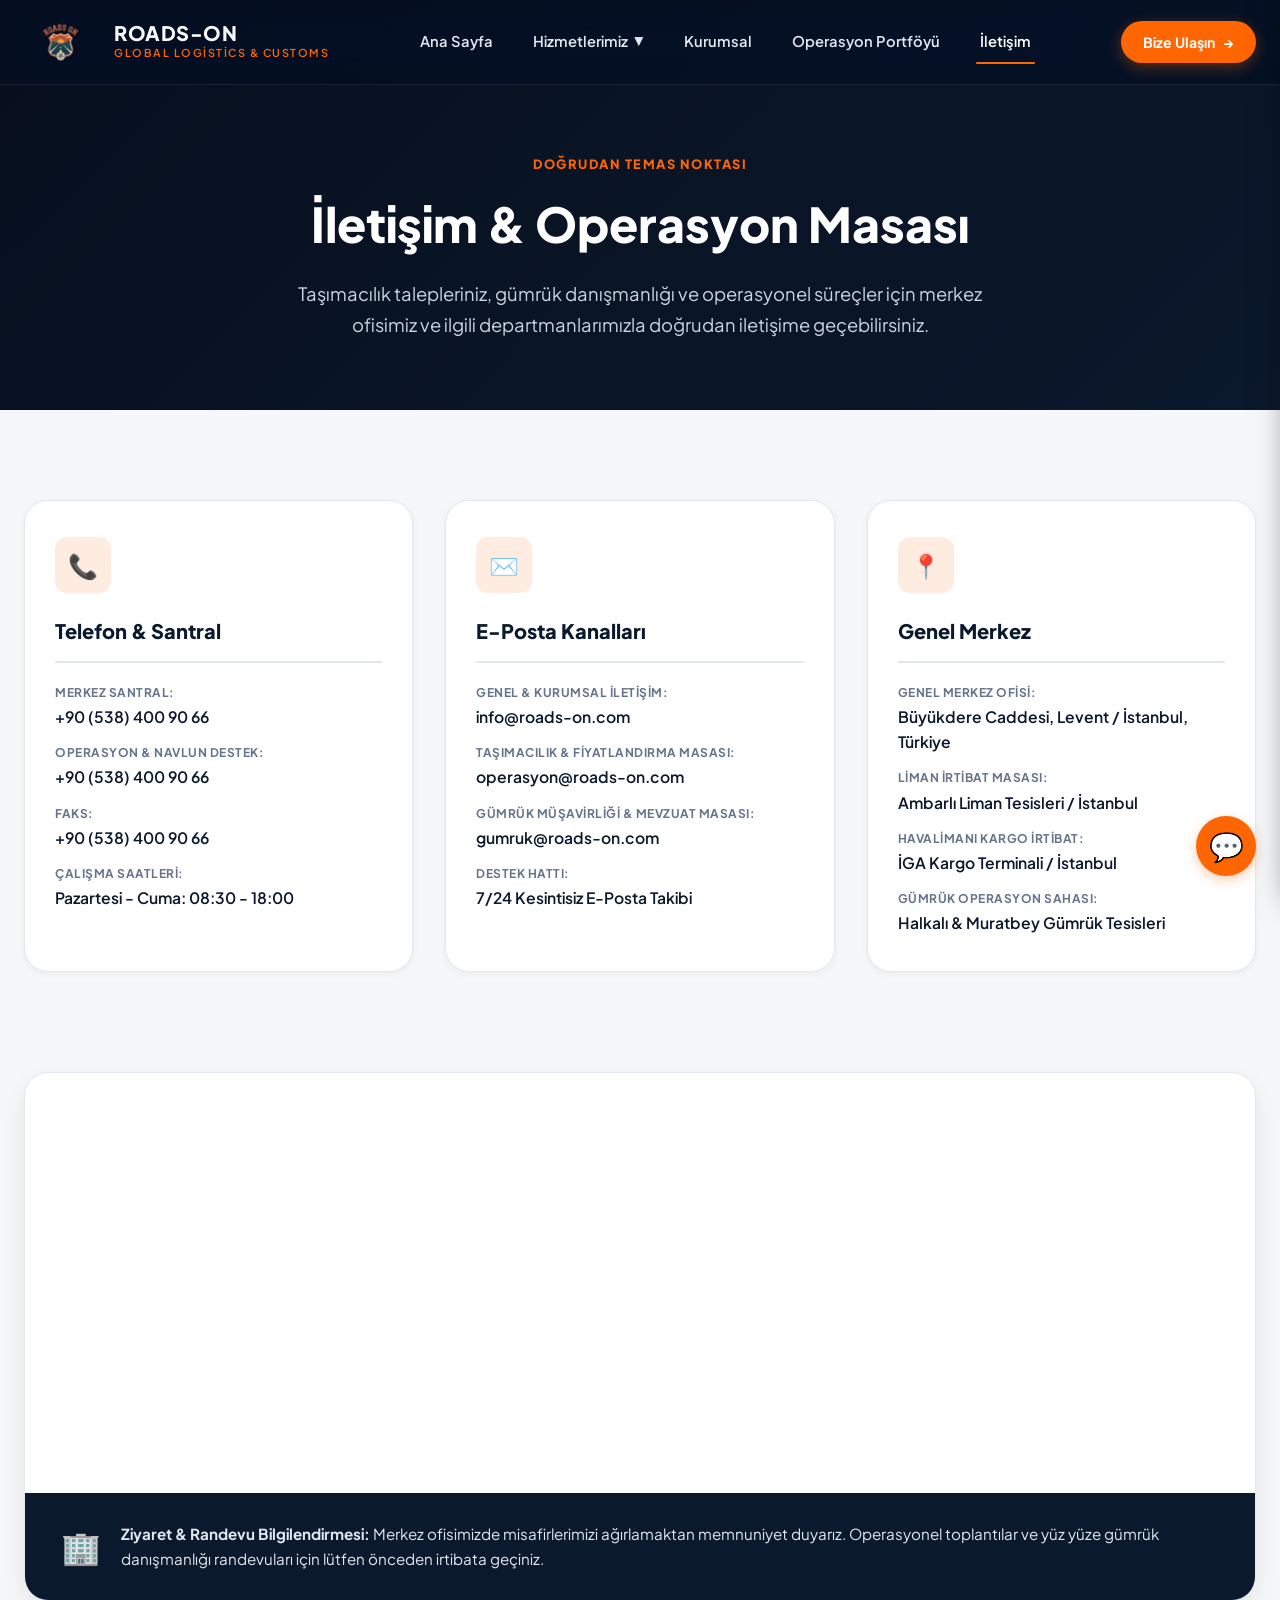
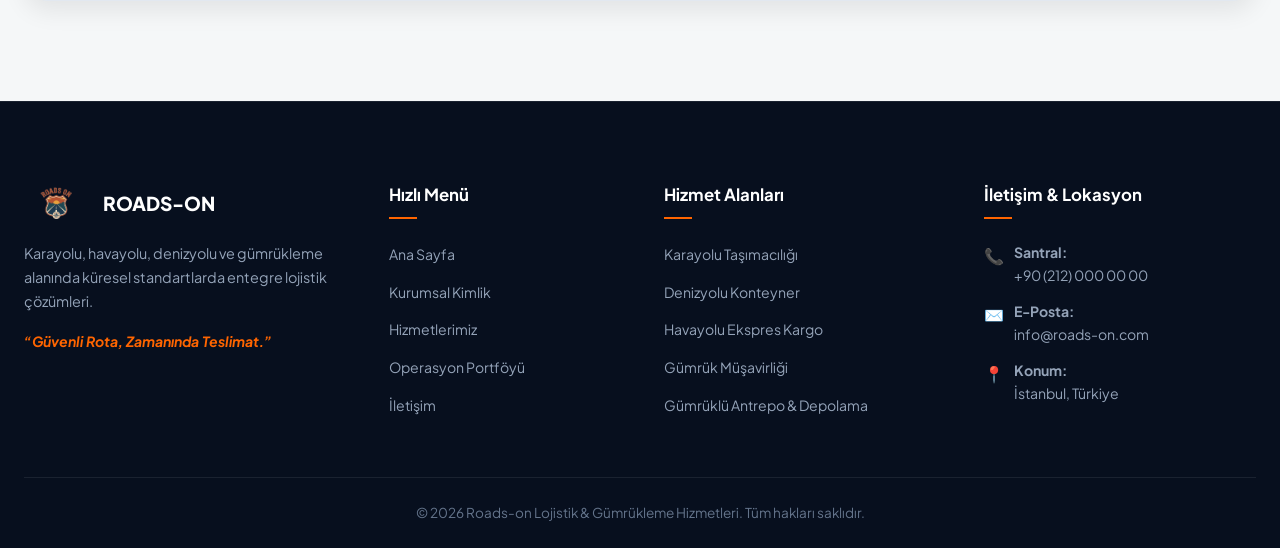
<file: iletisim.html>
<!DOCTYPE html>
<html lang="tr">

<head>
    <meta charset="UTF-8">
    <meta name="viewport" content="width=device-width, initial-scale=1.0">
    <title>İletişim & Operasyon Masası | Roads-on</title>

    <!-- Primary SEO Meta Tags -->
    <meta name="description"
        content="Roads-on kurumsal iletişim ve operasyon masası. Hava, kara, deniz taşımacılığı ve gümrükleme danışmanlığı için doğrudan temas noktalarımız.">
    <meta name="keywords"
        content="Roads-on iletişim, lojistik operasyon masası, gümrük danışmanlığı telefon, istanbul lojistik ofisi, ambarlı irtibat, iga kargo terminali">
    <meta name="author" content="Roads-on Global Logistics & Customs">
    <meta name="robots" content="index, follow">

    <!-- Google Fonts -->
    <link rel="preconnect" href="https://fonts.googleapis.com">
    <link rel="preconnect" href="https://fonts.gstatic.com" crossorigin>
    <link
        href="https://fonts.googleapis.com/css2?family=Plus+Jakarta+Sans:wght@400;500;600;700;800&family=Inter:wght@400;500;600;700&display=swap"
        rel="stylesheet">

    <!-- Custom CSS -->
    <link rel="stylesheet" href="assets/css/style.css?v=3">
</head>

<body>

    <!-- HEADER & NAVBAR (FROSTED GLASS) -->
    <header class="main-header">
        <div class="container-wide">
            <div class="header-inner">
                <!-- Brand Logo -->
                <a href="/" class="brand-logo" title="Roads-on Ana Sayfa">
                    <img src="assets/img/roads_on_logo_transparent.png" alt="Roads-on Logo" class="brand-logo-img">
                    <div class="brand-logo-text">
                        <span class="brand-name">ROADS-ON</span>
                        <span class="brand-sub">Global Logistics & Customs</span>
                    </div>
                </a>

                <!-- Desktop Navigation -->
                <nav class="main-nav" aria-label="Ana Menü">
                    <ul class="nav-list">
                        <li class="nav-item">
                            <a href="/#hero" class="nav-link">Ana Sayfa</a>
                        </li>
                        <li class="nav-item dropdown">
                            <a href="/#hizmetler" class="nav-link dropdown-toggle">
                                Hizmetlerimiz <span class="chevron-icon">▼</span>
                            </a>
                            <ul class="dropdown-menu">
                                <li><a href="/#portfoy" class="dropdown-link">Karayolu Taşımacılığı</a></li>
                                <li><a href="/#portfoy" class="dropdown-link">Havayolu Taşımacılığı</a></li>
                                <li><a href="/#portfoy" class="dropdown-link">Denizyolu Taşımacılığı</a></li>
                                <li><a href="/#portfoy" class="dropdown-link">Gümrükleme & Antrepo</a></li>
                                <li><a href="/#portfoy" class="dropdown-link">Multimodal Çözümler</a></li>
                            </ul>
                        </li>
                        <li class="nav-item">
                            <a href="/#kurumsal" class="nav-link">Kurumsal</a>
                        </li>
                        <li class="nav-item">
                            <a href="/#portfoy" class="nav-link">Operasyon Portföyü</a>
                        </li>
                        <li class="nav-item">
                            <a href="/iletisim" class="nav-link active">İletişim</a>
                        </li>
                    </ul>
                </nav>

                <!-- Header Actions (CTA) -->
                <div class="header-actions">
                    <a href="/iletisim" class="btn-cta-nav">
                        <span>Bize Ulaşın</span>
                        <span aria-hidden="true">&rarr;</span>
                    </a>

                    <!-- Mobile Menu Hamburger -->
                    <button class="mobile-nav-toggle" id="mobileNavToggle" aria-label="Menüyü Aç">
                        <span class="hamburger-line"></span>
                        <span class="hamburger-line"></span>
                        <span class="hamburger-line"></span>
                    </button>
                </div>
            </div>
        </div>
    </header>

    <!-- MOBILE NAVIGATION DRAWER & BACKDROP -->
    <div class="mobile-backdrop" id="mobileNavBackdrop"></div>
    <div class="mobile-drawer" id="mobileDrawer">
        <div class="mobile-drawer-header">
            <div class="brand-logo">
                <img src="assets/img/roads_on_logo_transparent.png" alt="Roads-on" style="height: 38px;">
                <div class="brand-logo-text">
                    <span class="brand-name" style="font-size: 1.1rem;">ROADS-ON</span>
                </div>
            </div>
            <button class="mobile-drawer-close" id="mobileDrawerClose" aria-label="Kapat">✕</button>
        </div>

        <div class="mobile-drawer-links">
            <a href="/#hero" class="mobile-drawer-link">Ana Sayfa</a>
            <a href="/#hizmetler" class="mobile-drawer-link">Hizmetlerimiz</a>
            <a href="/#kurumsal" class="mobile-drawer-link">Kurumsal</a>
            <a href="/#portfoy" class="mobile-drawer-link">Operasyon Portföyü</a>
            <a href="/iletisim" class="mobile-drawer-link active">İletişim</a>
        </div>

        <div class="mobile-drawer-footer">
            <div class="mobile-contact-item">
                <strong>Santral:</strong> +90 (212) 000 00 00
            </div>
            <div class="mobile-contact-item">
                <strong>E-Posta:</strong> info@roads-on.com
            </div>
            <a href="tel:+902120000000" class="mobile-drawer-cta">Hemen Arayın &rarr;</a>
        </div>
    </div>

    <!-- MAIN CONTENT -->
    <main>

        <!-- BÖLÜM 1: İLETİŞİM HERO / GİRİŞ -->
        <section class="page-hero-section">
            <div class="container">
                <span class="section-eyebrow">DOĞRUDAN TEMAS NOKTASI</span>
                <h1 class="page-hero-title">İletişim & Operasyon Masası</h1>
                <p class="page-hero-lead">
                    Taşımacılık talepleriniz, gümrük danışmanlığı ve operasyonel süreçler için merkez ofisimiz ve ilgili
                    departmanlarımızla doğrudan iletişime geçebilirsiniz.
                </p>
            </div>
        </section>

        <!-- BÖLÜM 2: DEPARTMAN VE İLETİŞİM KARTLARI (3 SÜTUN) -->
        <section class="contact-cards-section">
            <div class="container">
                <div class="contact-cards-grid">

                    <!-- Kart 1: Telefon & Santral -->
                    <div class="contact-dept-card">
                        <div class="dept-card-icon">📞</div>
                        <h2 class="dept-card-title">Telefon & Santral</h2>

                        <div class="dept-contact-list">
                            <div class="dept-contact-row">
                                <span class="dept-label">Merkez Santral:</span>
                                <span class="dept-val"><a href="tel:+902120000000">+90 (538) 400 90 66</a></span>
                            </div>

                            <div class="dept-contact-row">
                                <span class="dept-label">Operasyon & Navlun Destek:</span>
                                <span class="dept-val"><a href="tel:+902120000001">+90 (538) 400 90 66</a></span>
                            </div>

                            <div class="dept-contact-row">
                                <span class="dept-label">Faks:</span>
                                <span class="dept-val">+90 (538) 400 90 66</span>
                            </div>

                            <div class="dept-contact-row">
                                <span class="dept-label">Çalışma Saatleri:</span>
                                <span class="dept-val">Pazartesi - Cuma: 08:30 - 18:00</span>
                            </div>
                        </div>
                    </div>

                    <!-- Kart 2: E-Posta Kanalları -->
                    <div class="contact-dept-card">
                        <div class="dept-card-icon">✉️</div>
                        <h2 class="dept-card-title">E-Posta Kanalları</h2>

                        <div class="dept-contact-list">
                            <div class="dept-contact-row">
                                <span class="dept-label">Genel & Kurumsal İletişim:</span>
                                <span class="dept-val"><a href="mailto:info@roads-on.com">info@roads-on.com</a></span>
                            </div>

                            <div class="dept-contact-row">
                                <span class="dept-label">Taşımacılık & Fiyatlandırma Masası:</span>
                                <span class="dept-val"><a
                                        href="mailto:operasyon@roads-on.com">operasyon@roads-on.com</a></span>
                            </div>

                            <div class="dept-contact-row">
                                <span class="dept-label">Gümrük Müşavirliği & Mevzuat Masası:</span>
                                <span class="dept-val"><a
                                        href="mailto:gumruk@roads-on.com">gumruk@roads-on.com</a></span>
                            </div>

                            <div class="dept-contact-row">
                                <span class="dept-label">Destek Hattı:</span>
                                <span class="dept-val">7/24 Kesintisiz E-Posta Takibi</span>
                            </div>
                        </div>
                    </div>

                    <!-- Kart 3: Genel Merkez -->
                    <div class="contact-dept-card">
                        <div class="dept-card-icon">📍</div>
                        <h2 class="dept-card-title">Genel Merkez</h2>

                        <div class="dept-contact-list">
                            <div class="dept-contact-row">
                                <span class="dept-label">Genel Merkez Ofisi:</span>
                                <span class="dept-val">Büyükdere Caddesi, Levent / İstanbul, Türkiye</span>
                            </div>

                            <div class="dept-contact-row">
                                <span class="dept-label">Liman İrtibat Masası:</span>
                                <span class="dept-val">Ambarlı Liman Tesisleri / İstanbul</span>
                            </div>

                            <div class="dept-contact-row">
                                <span class="dept-label">Havalimanı Kargo İrtibat:</span>
                                <span class="dept-val">İGA Kargo Terminali / İstanbul</span>
                            </div>

                            <div class="dept-contact-row">
                                <span class="dept-label">Gümrük Operasyon Sahası:</span>
                                <span class="dept-val">Halkalı & Muratbey Gümrük Tesisleri</span>
                            </div>
                        </div>
                    </div>

                </div>
            </div>
        </section>

        <!-- BÖLÜM 3: OFİS VE HARİTA BÖLÜMÜ -->
        <section class="contact-map-section">
            <div class="container">
                <div class="map-wrapper-card">
                    <div class="map-frame-container">
                        <!-- Interaktif Google Harita Çerçevesi (İstanbul Merkez) -->
                        <iframe
                            src="https://www.google.com/maps/embed?pb=!1m18!1m12!1m3!1d192697.7931980838!2d28.847372996590214!3d41.00550051779927!2m3!1f0!2f0!3f0!3m2!1i1024!2i768!4f13.1!3m3!1m2!1s0x14caa7040068086b%3A0xe1ccfe98bc01b0d0!2zxLBzdGFuYnVs!5e0!3m2!1str!2str!4v1700000000000!5m2!1str!2str"
                            allowfullscreen="" loading="lazy" referrerpolicy="no-referrer-when-downgrade"
                            title="Roads-on İstanbul Genel Merkez Konumu">
                        </iframe>
                    </div>

                    <!-- Ziyaret Bilgilendirme Notu -->
                    <div class="visit-notice-box">
                        <div class="visit-icon">🏢</div>
                        <p class="visit-text">
                            <strong>Ziyaret & Randevu Bilgilendirmesi:</strong> Merkez ofisimizde misafirlerimizi
                            ağırlamaktan memnuniyet duyarız. Operasyonel toplantılar ve yüz yüze gümrük danışmanlığı
                            randevuları için lütfen önceden irtibata geçiniz.
                        </p>
                    </div>
                </div>
            </div>
        </section>

    </main>

    <!-- FOOTER -->
    <footer class="main-footer">
        <div class="container">
            <div class="footer-top-grid">
                <!-- Sütun 1: Marka & Özet -->
                <div class="footer-brand-info">
                    <div class="footer-logo">
                        <img src="assets/img/roads_on_logo_transparent.png" alt="Roads-on Logo" class="footer-logo-img">
                        <span class="footer-logo-name">ROADS-ON</span>
                    </div>
                    <p class="footer-desc">
                        Karayolu, havayolu, denizyolu ve gümrükleme alanında küresel standartlarda entegre lojistik
                        çözümleri.
                    </p>
                    <span class="footer-slogan">“Güvenli Rota, Zamanında Teslimat.”</span>
                </div>

                <!-- Sütun 2: Hızlı Menü -->
                <div>
                    <h4 class="footer-col-title">Hızlı Menü</h4>
                    <ul class="footer-links-list">
                        <li><a href="/#hero" class="footer-link">Ana Sayfa</a></li>
                        <li><a href="/#kurumsal" class="footer-link">Kurumsal Kimlik</a></li>
                        <li><a href="/#hizmetler" class="footer-link">Hizmetlerimiz</a></li>
                        <li><a href="/#portfoy" class="footer-link">Operasyon Portföyü</a></li>
                        <li><a href="/iletisim" class="footer-link">İletişim</a></li>
                    </ul>
                </div>

                <!-- Sütun 3: Hizmet Alanları -->
                <div>
                    <h4 class="footer-col-title">Hizmet Alanları</h4>
                    <ul class="footer-links-list">
                        <li><a href="/#portfoy" class="footer-link">Karayolu Taşımacılığı</a></li>
                        <li><a href="/#portfoy" class="footer-link">Denizyolu Konteyner</a></li>
                        <li><a href="/#portfoy" class="footer-link">Havayolu Ekspres Kargo</a></li>
                        <li><a href="/#portfoy" class="footer-link">Gümrük Müşavirliği</a></li>
                        <li><a href="/#portfoy" class="footer-link">Gümrüklü Antrepo & Depolama</a></li>
                    </ul>
                </div>

                <!-- Sütun 4: İletişim & Lokasyon -->
                <div>
                    <h4 class="footer-col-title">İletişim & Lokasyon</h4>
                    <div class="footer-contact-list">
                        <div class="footer-contact-row">
                            <span class="footer-contact-icon">📞</span>
                            <div>
                                <strong>Santral:</strong><br>
                                <a href="tel:+902120000000">+90 (212) 000 00 00</a>
                            </div>
                        </div>
                        <div class="footer-contact-row">
                            <span class="footer-contact-icon">✉️</span>
                            <div>
                                <strong>E-Posta:</strong><br>
                                <a href="mailto:info@roads-on.com">info@roads-on.com</a>
                            </div>
                        </div>
                        <div class="footer-contact-row">
                            <span class="footer-contact-icon">📍</span>
                            <div>
                                <strong>Konum:</strong><br>
                                <span>İstanbul, Türkiye</span>
                            </div>
                        </div>
                    </div>
                </div>
            </div>

            <!-- Alt Çizgi (Sub-Footer) -->
            <div class="sub-footer">
                <div class="sub-footer-inner" style="justify-content: center;">
                    <p>&copy; 2026 Roads-on Lojistik & Gümrükleme Hizmetleri. Tüm hakları saklıdır.</p>
                </div>
            </div>
        </div>
    </footer>

    <!-- CHATBOT WIDGET -->
    <div class="chatbot-widget" id="chatbotWidget">
        <button class="chatbot-toggle-btn" id="chatbotToggleBtn" aria-label="Sohbeti Aç">
            <span class="chatbot-icon">💬</span>
        </button>

        <div class="chatbot-window" id="chatbotWindow">
            <div class="chatbot-header">
                <div class="chatbot-header-info">
                    <span class="chatbot-avatar">🤖</span>
                    <span class="chatbot-title">Roads-on Asistan</span>
                </div>
                <button class="chatbot-close-btn" id="chatbotCloseBtn" aria-label="Kapat">✖</button>
            </div>
            
            <div class="chatbot-messages" id="chatbotMessages">
                <div class="chat-msg bot-msg">
                    Merhaba! Size nasıl yardımcı olabilirim? Aşağıdaki seçeneklerden birini seçebilirsiniz.
                </div>
            </div>
            
            <div class="chatbot-options" id="chatbotOptions">
                <button class="chat-opt-btn" data-type="why_us">Neden Biz?</button>
                <button class="chat-opt-btn" data-type="process">Süreç Nasıl İşliyor?</button>
                <button class="chat-opt-btn" data-type="quote">Teklif Almak İstiyorum</button>
            </div>
        </div>
    </div>

    <!-- Main JavaScript -->
    <script src="assets/js/main.js?v=3"></script>
</body>

</html>
</file>
<file: assets/css/style.css>
/* ==========================================================================
   ROADS-ON GLOBAL STYLES & DESIGN SYSTEM
   ========================================================================== */

:root {
    /* Brand Colors */
    --primary-dark: #070F1E;
    --primary-navy: #0B192C;
    --primary-blue: #1E3E62;
    --accent-orange: #FF6500;
    --accent-orange-hover: #E85C0D;
    --accent-orange-glow: rgba(255, 101, 0, 0.25);
    
    /* Neutrals */
    --bg-light: #F5F7F8;
    --bg-white: #FFFFFF;
    --bg-surface: #0f172a;
    --bg-card: #FFFFFF;
    --bg-dark-card: #0e1b2e;
    
    /* Text Colors */
    --text-main: #1E293B;
    --text-muted: #64748B;
    --text-light: #F8FAFC;
    --text-light-muted: #94A3B8;
    
    /* Borders & Accents */
    --border-light: #E2E8F0;
    --border-dark: rgba(255, 255, 255, 0.1);
    --border-glow: rgba(255, 101, 0, 0.4);
    
    /* Radii & Shadows */
    --radius-sm: 6px;
    --radius-md: 12px;
    --radius-lg: 18px;
    --radius-xl: 24px;
    --radius-pill: 9999px;
    
    --shadow-sm: 0 2px 8px rgba(0, 0, 0, 0.05);
    --shadow-md: 0 10px 25px rgba(0, 0, 0, 0.08);
    --shadow-lg: 0 20px 40px rgba(0, 0, 0, 0.12);
    --shadow-glow: 0 0 30px rgba(255, 101, 0, 0.2);
    --shadow-glass: 0 8px 32px 0 rgba(0, 0, 0, 0.37);
    
    /* Transitions */
    --transition-fast: 0.2s cubic-bezier(0.16, 1, 0.3, 1);
    --transition-base: 0.3s cubic-bezier(0.16, 1, 0.3, 1);
    --transition-slow: 0.5s cubic-bezier(0.16, 1, 0.3, 1);
}

/* Reset & Base */
*, *::before, *::after {
    box-sizing: border-box;
    margin: 0;
    padding: 0;
}

html {
    scroll-behavior: smooth;
    font-size: 16px;
    overflow-x: hidden;
}

body {
    font-family: 'Plus Jakarta Sans', 'Inter', -apple-system, BlinkMacSystemFont, "Segoe UI", Roboto, sans-serif;
    color: var(--text-main);
    background-color: var(--bg-white);
    line-height: 1.6;
    -webkit-font-smoothing: antialiased;
    overflow-x: hidden;
}

img {
    max-width: 100%;
    height: auto;
    display: block;
}

a {
    text-decoration: none;
    color: inherit;
    transition: var(--transition-fast);
}

ul {
    list-style: none;
}

button {
    font-family: inherit;
    cursor: pointer;
    border: none;
    background: none;
}

.container {
    width: 100%;
    max-width: 1280px;
    margin: 0 auto;
    padding: 0 24px;
}

.container-wide {
    width: 100%;
    max-width: 1440px;
    margin: 0 auto;
    padding: 0 24px;
}

/* ==========================================================================
   HEADER & NAVBAR (FROSTED GLASSMORPHISM)
   ========================================================================== */

.main-header {
    position: fixed;
    top: 0;
    left: 0;
    width: 100%;
    z-index: 1000;
    background: rgba(7, 15, 30, 0.65);
    backdrop-filter: blur(16px) saturate(180%);
    -webkit-backdrop-filter: blur(16px) saturate(180%);
    border-bottom: 1px solid rgba(255, 255, 255, 0.08);
    transition: background 0.35s ease, backdrop-filter 0.35s ease, border-color 0.35s ease, box-shadow 0.35s ease;
}

.main-header.scrolled {
    background: rgba(7, 15, 30, 0.92);
    backdrop-filter: blur(20px) saturate(200%);
    -webkit-backdrop-filter: blur(20px) saturate(200%);
    border-bottom-color: rgba(255, 255, 255, 0.12);
    box-shadow: 0 10px 30px rgba(0, 0, 0, 0.35);
}

.header-inner {
    display: flex;
    align-items: center;
    justify-content: space-between;
    height: 84px;
    transition: height 0.3s ease;
}

.main-header.scrolled .header-inner {
    height: 72px;
}

/* Brand Logo */
.brand-logo {
    display: flex;
    align-items: center;
    gap: 14px;
    text-decoration: none;
}

.brand-logo-img {
    height: 48px;
    width: auto;
    object-fit: contain;
    transition: transform var(--transition-fast);
}

.brand-logo:hover .brand-logo-img {
    transform: scale(1.04);
}

.brand-logo-text {
    display: flex;
    flex-direction: column;
}

.brand-name {
    font-size: 1.25rem;
    font-weight: 800;
    letter-spacing: 0.5px;
    color: var(--text-light);
    line-height: 1.1;
}

.brand-sub {
    font-size: 0.68rem;
    font-weight: 600;
    letter-spacing: 1.5px;
    text-transform: uppercase;
    color: var(--accent-orange);
}

/* Navigation Links */
.main-nav {
    display: flex;
    align-items: center;
}

.nav-list {
    display: flex;
    align-items: center;
    gap: 32px;
}

.nav-item {
    position: relative;
}

.nav-link {
    font-size: 0.92rem;
    font-weight: 600;
    color: #e2e8f0;
    padding: 10px 4px;
    display: flex;
    align-items: center;
    gap: 6px;
    position: relative;
    transition: color var(--transition-fast);
}

.nav-link::after {
    content: '';
    position: absolute;
    bottom: 0;
    left: 0;
    width: 0;
    height: 2px;
    background: var(--accent-orange);
    transition: width var(--transition-base);
    border-radius: 2px;
}

.nav-link:hover,
.nav-link.active {
    color: var(--bg-white);
}

.nav-link:hover::after,
.nav-link.active::after {
    width: 100%;
}

/* Dropdown */
.dropdown-toggle .chevron-icon {
    font-size: 0.75rem;
    transition: transform var(--transition-fast);
}

.dropdown:hover .dropdown-toggle .chevron-icon {
    transform: rotate(180deg);
}

.dropdown-menu {
    position: absolute;
    top: 100%;
    left: 0;
    min-width: 240px;
    background: rgba(11, 25, 44, 0.95);
    backdrop-filter: blur(20px);
    -webkit-backdrop-filter: blur(20px);
    border: 1px solid rgba(255, 255, 255, 0.1);
    border-radius: var(--radius-md);
    padding: 8px 0;
    box-shadow: 0 16px 36px rgba(0, 0, 0, 0.4);
    opacity: 0;
    visibility: hidden;
    transform: translateY(12px);
    transition: all var(--transition-base);
    pointer-events: none;
}

.dropdown:hover .dropdown-menu {
    opacity: 1;
    visibility: visible;
    transform: translateY(0);
    pointer-events: auto;
}

.dropdown-link {
    display: block;
    padding: 10px 20px;
    color: #cbd5e1;
    font-size: 0.88rem;
    font-weight: 500;
    transition: all var(--transition-fast);
}

.dropdown-link:hover {
    color: var(--bg-white);
    background: rgba(255, 101, 0, 0.15);
    padding-left: 24px;
}

/* Header Actions */
.header-actions {
    display: flex;
    align-items: center;
    gap: 20px;
}

.lang-switch {
    display: flex;
    align-items: center;
    background: rgba(255, 255, 255, 0.08);
    border: 1px solid rgba(255, 255, 255, 0.12);
    border-radius: var(--radius-pill);
    padding: 4px 6px;
    font-size: 0.75rem;
    font-weight: 700;
    color: var(--text-light-muted);
}

.lang-item {
    padding: 2px 8px;
    border-radius: var(--radius-pill);
    transition: all var(--transition-fast);
}

.lang-item.active {
    background: var(--accent-orange);
    color: var(--bg-white);
}

.btn-cta-nav {
    display: inline-flex;
    align-items: center;
    justify-content: center;
    gap: 8px;
    background: var(--accent-orange);
    color: var(--bg-white);
    font-size: 0.88rem;
    font-weight: 700;
    padding: 10px 22px;
    border-radius: var(--radius-pill);
    box-shadow: 0 4px 15px rgba(255, 101, 0, 0.35);
    transition: all var(--transition-base);
}

.btn-cta-nav:hover {
    background: var(--accent-orange-hover);
    transform: translateY(-2px);
    box-shadow: 0 6px 20px rgba(255, 101, 0, 0.5);
    color: var(--bg-white);
}

/* Hamburger Toggle */
.mobile-nav-toggle {
    display: none;
    flex-direction: column;
    justify-content: center;
    align-items: center;
    gap: 5px;
    width: 42px;
    height: 42px;
    border-radius: var(--radius-sm);
    background: rgba(255, 255, 255, 0.08);
    border: 1px solid rgba(255, 255, 255, 0.15);
}

.hamburger-line {
    width: 22px;
    height: 2px;
    background: var(--text-light);
    border-radius: 2px;
    transition: transform var(--transition-base), opacity var(--transition-base);
}

/* ==========================================================================
   MOBILE NAVIGATION DRAWER
   ========================================================================== */

.mobile-backdrop {
    position: fixed;
    inset: 0;
    background: rgba(0, 0, 0, 0.7);
    backdrop-filter: blur(4px);
    z-index: 1050;
    opacity: 0;
    visibility: hidden;
    transition: all var(--transition-base);
}

.mobile-backdrop.active {
    opacity: 1;
    visibility: visible;
}

.mobile-drawer {
    position: fixed;
    top: 0;
    right: -320px;
    width: 300px;
    height: 100vh;
    background: var(--primary-navy);
    border-left: 1px solid rgba(255, 255, 255, 0.1);
    z-index: 1060;
    display: flex;
    flex-direction: column;
    padding: 24px;
    transition: right var(--transition-base);
    box-shadow: -10px 0 30px rgba(0, 0, 0, 0.5);
}

.mobile-drawer.active {
    right: 0;
}

.mobile-drawer-header {
    display: flex;
    align-items: center;
    justify-content: space-between;
    padding-bottom: 20px;
    border-bottom: 1px solid rgba(255, 255, 255, 0.1);
}

.mobile-drawer-close {
    font-size: 1.5rem;
    color: var(--text-light);
    width: 36px;
    height: 36px;
    display: flex;
    align-items: center;
    justify-content: center;
    border-radius: var(--radius-sm);
    background: rgba(255, 255, 255, 0.08);
}

.mobile-drawer-links {
    margin-top: 24px;
    display: flex;
    flex-direction: column;
    gap: 8px;
}

.mobile-drawer-link {
    display: block;
    padding: 12px 16px;
    color: #cbd5e1;
    font-weight: 600;
    font-size: 1rem;
    border-radius: var(--radius-sm);
    transition: all var(--transition-fast);
}

.mobile-drawer-link:hover,
.mobile-drawer-link.active {
    background: rgba(255, 255, 255, 0.08);
    color: var(--accent-orange);
}

.mobile-drawer-footer {
    margin-top: auto;
    padding-top: 24px;
    border-top: 1px solid rgba(255, 255, 255, 0.1);
}

.mobile-contact-item {
    font-size: 0.85rem;
    color: var(--text-light-muted);
    margin-bottom: 8px;
}

.mobile-drawer-cta {
    display: block;
    text-align: center;
    background: var(--accent-orange);
    color: var(--bg-white);
    padding: 12px;
    border-radius: var(--radius-pill);
    font-weight: 700;
    margin-top: 16px;
}

/* ==========================================================================
   HERO SECTION
   ========================================================================== */

.hero-section {
    position: relative;
    min-height: 100vh;
    display: flex;
    align-items: center;
    padding: 140px 0 80px;
    background-color: var(--primary-dark);
    overflow: hidden;
}

.hero-bg-media {
    position: absolute;
    inset: 0;
    z-index: 1;
}

.hero-bg-img {
    width: 100%;
    height: 100%;
    object-fit: cover;
    object-position: center;
    filter: brightness(0.85);
    transform: scale(1.02);
    animation: slowZoom 20s infinite alternate ease-in-out;
}

@keyframes slowZoom {
    0% { transform: scale(1); }
    100% { transform: scale(1.06); }
}

.hero-overlay {
    position: absolute;
    inset: 0;
    z-index: 2;
    background: linear-gradient(
        135deg,
        rgba(7, 15, 30, 0.88) 0%,
        rgba(11, 25, 44, 0.75) 50%,
        rgba(7, 15, 30, 0.85) 100%
    );
}

.hero-container {
    position: relative;
    z-index: 3;
    max-width: 780px;
}

.hero-content {
    max-width: 680px;
}

.hero-badge {
    display: inline-flex;
    align-items: center;
    gap: 8px;
    background: rgba(255, 101, 0, 0.15);
    border: 1px solid rgba(255, 101, 0, 0.35);
    padding: 8px 18px;
    border-radius: var(--radius-pill);
    font-size: 0.8rem;
    font-weight: 700;
    letter-spacing: 0.8px;
    color: #ff9d5c;
    text-transform: uppercase;
    margin-bottom: 24px;
    backdrop-filter: blur(10px);
}

.badge-dot {
    width: 8px;
    height: 8px;
    border-radius: 50%;
    background: var(--accent-orange);
    box-shadow: 0 0 10px var(--accent-orange);
    display: inline-block;
}

.hero-title {
    font-size: 3.4rem;
    font-weight: 800;
    line-height: 1.15;
    letter-spacing: -0.5px;
    color: var(--bg-white);
    margin-bottom: 22px;
}

.hero-lead {
    font-size: 1.15rem;
    line-height: 1.7;
    color: #cbd5e1;
    margin-bottom: 36px;
    font-weight: 400;
}

.hero-buttons {
    display: flex;
    flex-wrap: wrap;
    gap: 16px;
}

.btn-primary {
    display: inline-flex;
    align-items: center;
    justify-content: center;
    gap: 10px;
    background: var(--accent-orange);
    color: var(--bg-white);
    font-size: 1rem;
    font-weight: 700;
    padding: 16px 36px;
    border-radius: var(--radius-pill);
    box-shadow: 0 6px 20px rgba(255, 101, 0, 0.4);
    transition: all var(--transition-base);
}

.btn-primary:hover {
    background: var(--accent-orange-hover);
    transform: translateY(-3px);
    box-shadow: 0 10px 25px rgba(255, 101, 0, 0.55);
    color: var(--bg-white);
}

.btn-secondary-outline {
    display: inline-flex;
    align-items: center;
    justify-content: center;
    gap: 10px;
    background: rgba(255, 255, 255, 0.08);
    color: var(--bg-white);
    font-size: 1rem;
    font-weight: 700;
    padding: 16px 32px;
    border-radius: var(--radius-pill);
    border: 1px solid rgba(255, 255, 255, 0.25);
    backdrop-filter: blur(10px);
    transition: all var(--transition-base);
}

.btn-secondary-outline:hover {
    background: rgba(255, 255, 255, 0.18);
    border-color: var(--bg-white);
    transform: translateY(-3px);
    color: var(--bg-white);
}

/* Floating Glass Hero Badge */
.hero-floating-card {
    background: rgba(11, 25, 44, 0.7);
    backdrop-filter: blur(20px);
    -webkit-backdrop-filter: blur(20px);
    border: 1px solid rgba(255, 255, 255, 0.12);
    border-radius: var(--radius-xl);
    padding: 36px;
    box-shadow: var(--shadow-glass);
    position: relative;
    overflow: hidden;
}

.hero-floating-card::before {
    content: '';
    position: absolute;
    top: 0;
    left: 0;
    width: 6px;
    height: 100%;
    background: var(--accent-orange);
}

.floating-card-icon {
    width: 52px;
    height: 52px;
    background: rgba(255, 101, 0, 0.15);
    border-radius: var(--radius-md);
    display: flex;
    align-items: center;
    justify-content: center;
    color: var(--accent-orange);
    font-size: 1.5rem;
    margin-bottom: 20px;
}

.floating-card-title {
    font-size: 1.35rem;
    font-weight: 700;
    color: var(--bg-white);
    margin-bottom: 12px;
}

.floating-card-text {
    font-size: 0.95rem;
    line-height: 1.6;
    color: #94a3b8;
}

.floating-stats-row {
    display: flex;
    gap: 20px;
    margin-top: 24px;
    padding-top: 20px;
    border-top: 1px solid rgba(255, 255, 255, 0.08);
}

.stat-mini-box {
    display: flex;
    flex-direction: column;
}

.stat-mini-num {
    font-size: 1.4rem;
    font-weight: 800;
    color: var(--accent-orange);
}

.stat-mini-label {
    font-size: 0.75rem;
    font-weight: 600;
    color: #94a3b8;
    text-transform: uppercase;
}

/* Inline Stats Strip (replaces floating card) */
.hero-stats-strip {
    display: flex;
    align-items: center;
    gap: 28px;
    margin-top: 44px;
    padding-top: 28px;
    border-top: 1px solid rgba(255, 255, 255, 0.12);
}

.hero-stats-strip .stat-mini-box {
    display: flex;
    flex-direction: column;
}

.hero-stats-strip .stat-mini-num {
    font-size: 1.5rem;
    font-weight: 800;
    color: var(--accent-orange);
}

.hero-stats-strip .stat-mini-label {
    font-size: 0.72rem;
    font-weight: 600;
    color: #94a3b8;
    text-transform: uppercase;
    letter-spacing: 0.5px;
}

.stat-strip-divider {
    width: 1px;
    height: 36px;
    background: rgba(255, 255, 255, 0.15);
}

/* ==========================================================================
   SECTION COMMON HEADERS & EYEBROWS
   ========================================================================== */

.section-eyebrow {
    display: inline-block;
    font-size: 0.8rem;
    font-weight: 800;
    letter-spacing: 1.5px;
    text-transform: uppercase;
    color: var(--accent-orange);
    margin-bottom: 12px;
}

.section-title {
    font-size: 2.35rem;
    font-weight: 800;
    color: var(--primary-navy);
    line-height: 1.25;
    margin-bottom: 16px;
    letter-spacing: -0.3px;
}

.section-subtitle {
    font-size: 1.05rem;
    color: var(--text-muted);
    max-width: 680px;
    line-height: 1.65;
}

.section-header-center {
    text-align: center;
    margin-bottom: 56px;
}

.section-header-center .section-subtitle {
    margin-left: auto;
    margin-right: auto;
}

/* ==========================================================================
   SECTION 2: STRATEGIC SERVICE CARDS (3'LÜ BLOK)
   ========================================================================== */

.services-cards-section {
    padding: 100px 0;
    background-color: var(--bg-light);
}

.services-grid-3 {
    display: grid;
    grid-template-columns: repeat(3, 1fr);
    gap: 32px;
}

.service-card {
    background: var(--bg-white);
    border-radius: var(--radius-lg);
    overflow: hidden;
    box-shadow: var(--shadow-sm);
    border: 1px solid var(--border-light);
    transition: all var(--transition-base);
    display: flex;
    flex-direction: column;
}

.service-card:hover {
    transform: translateY(-8px);
    box-shadow: var(--shadow-lg);
    border-color: rgba(255, 101, 0, 0.3);
}

.service-card-media {
    position: relative;
    height: 230px;
    overflow: hidden;
}

.service-card-img {
    width: 100%;
    height: 100%;
    object-fit: cover;
    transition: transform var(--transition-slow);
}

.service-card:hover .service-card-img {
    transform: scale(1.08);
}

.service-card-badge {
    position: absolute;
    bottom: 14px;
    left: 14px;
    background: var(--primary-navy);
    color: var(--bg-white);
    padding: 6px 14px;
    border-radius: var(--radius-pill);
    font-size: 0.75rem;
    font-weight: 700;
    letter-spacing: 0.5px;
    box-shadow: 0 4px 10px rgba(0, 0, 0, 0.3);
}

.service-card-body {
    padding: 28px;
    display: flex;
    flex-direction: column;
    flex: 1;
}

.service-card-title {
    font-size: 1.25rem;
    font-weight: 700;
    color: var(--primary-navy);
    line-height: 1.35;
    margin-bottom: 12px;
}

.service-card-desc {
    font-size: 0.95rem;
    color: var(--text-muted);
    line-height: 1.6;
    margin-bottom: 20px;
    flex: 1;
}

.service-card-link {
    font-size: 0.88rem;
    font-weight: 700;
    color: var(--accent-orange);
    display: inline-flex;
    align-items: center;
    gap: 6px;
    transition: gap var(--transition-fast);
}

.service-card:hover .service-card-link {
    gap: 10px;
    color: var(--accent-orange-hover);
}

/* ==========================================================================
   SECTION 3: CORPORATE (VISION & MISSION - BCY STYLE NUMBERED CARDS)
   ========================================================================== */

.corporate-section {
    padding: 100px 0;
    background: linear-gradient(180deg, var(--primary-dark) 0%, var(--primary-navy) 100%);
    color: var(--bg-white);
    position: relative;
}

.corporate-section .section-title {
    color: var(--bg-white);
}

.corporate-section .section-subtitle {
    color: var(--text-light-muted);
}

.vision-mission-grid {
    display: grid;
    grid-template-columns: repeat(2, 1fr);
    gap: 32px;
    margin-top: 48px;
}

.vm-card {
    background: rgba(255, 255, 255, 0.04);
    border: 1px solid rgba(255, 255, 255, 0.08);
    border-radius: var(--radius-xl);
    padding: 40px;
    position: relative;
    backdrop-filter: blur(12px);
    transition: all var(--transition-base);
}

.vm-card:hover {
    background: rgba(255, 255, 255, 0.07);
    border-color: rgba(255, 101, 0, 0.4);
    transform: translateY(-6px);
    box-shadow: 0 15px 35px rgba(0, 0, 0, 0.3);
}

.vm-card-title {
    font-size: 1.45rem;
    font-weight: 800;
    letter-spacing: 0.5px;
    color: var(--bg-white);
    margin-bottom: 20px;
    position: relative;
    display: inline-block;
    padding-bottom: 14px;
}

.vm-card-title::after {
    content: '';
    position: absolute;
    bottom: 0;
    left: 0;
    width: 44px;
    height: 3px;
    background: var(--accent-orange);
    border-radius: var(--radius-pill);
    box-shadow: 0 0 10px var(--accent-orange);
    transition: width var(--transition-base);
}

.vm-card:hover .vm-card-title::after {
    width: 68px;
}

.vm-card-text {
    font-size: 1.02rem;
    line-height: 1.7;
    color: #cbd5e1;
}

/* ==========================================================================
   SECTION 4: ABOUT & KEY HIGHLIGHTS (BİZ KİMİZ & 4 ROZET)
   ========================================================================== */

.about-section {
    padding: 110px 0;
    background-color: var(--bg-white);
}

.about-grid {
    display: grid;
    grid-template-columns: 1fr 1.15fr;
    gap: 60px;
    align-items: center;
}

.about-media-col {
    position: relative;
}

.about-img-wrap {
    border-radius: var(--radius-xl);
    overflow: hidden;
    box-shadow: var(--shadow-lg);
    border: 1px solid var(--border-light);
}

.about-img {
    width: 100%;
    height: 100%;
    object-fit: cover;
    transition: transform var(--transition-slow);
}

.about-img-wrap:hover .about-img {
    transform: scale(1.04);
}

.about-experience-badge {
    position: absolute;
    bottom: -20px;
    right: -20px;
    background: var(--primary-navy);
    color: var(--bg-white);
    padding: 20px 26px;
    border-radius: var(--radius-lg);
    box-shadow: var(--shadow-lg);
    border: 2px solid var(--accent-orange);
}

.exp-num {
    font-size: 1.75rem;
    font-weight: 800;
    color: var(--accent-orange);
    line-height: 1;
    margin-bottom: 4px;
}

.exp-text {
    font-size: 0.8rem;
    font-weight: 600;
    text-transform: uppercase;
    letter-spacing: 0.5px;
    color: #cbd5e1;
}

.about-content-col {
    display: flex;
    flex-direction: column;
}

.about-lead-p {
    font-size: 1.05rem;
    line-height: 1.75;
    color: var(--text-muted);
    margin-bottom: 36px;
}

.about-badges-grid {
    display: grid;
    grid-template-columns: repeat(2, 1fr);
    gap: 24px;
}

.badge-item {
    background: #ffffff;
    border: 1px solid #e2e8f0;
    border-left: 4px solid var(--accent-orange);
    border-radius: var(--radius-md);
    padding: 24px;
    box-shadow: 0 4px 18px rgba(11, 25, 44, 0.05);
    transition: all var(--transition-base);
    position: relative;
    overflow: hidden;
}

.badge-item::before {
    content: '';
    position: absolute;
    top: 0;
    left: 0;
    right: 0;
    height: 100%;
    background: linear-gradient(135deg, rgba(255, 101, 0, 0.03) 0%, transparent 100%);
    pointer-events: none;
}

.badge-item:hover {
    background: #ffffff;
    border-color: rgba(255, 101, 0, 0.4);
    border-left: 4px solid var(--accent-orange-hover);
    transform: translateY(-5px);
    box-shadow: 0 14px 30px rgba(255, 101, 0, 0.12), 0 4px 12px rgba(11, 25, 44, 0.06);
}

.badge-icon-box {
    width: 48px;
    height: 48px;
    background: linear-gradient(135deg, rgba(255, 101, 0, 0.18) 0%, rgba(255, 101, 0, 0.06) 100%);
    border: 1px solid rgba(255, 101, 0, 0.3);
    border-radius: var(--radius-sm);
    display: flex;
    align-items: center;
    justify-content: center;
    color: var(--accent-orange);
    font-size: 1.35rem;
    margin-bottom: 16px;
    box-shadow: 0 4px 10px rgba(255, 101, 0, 0.15);
}

.badge-title {
    font-size: 1.02rem;
    font-weight: 700;
    color: var(--primary-navy);
    margin-bottom: 6px;
}

.badge-desc {
    font-size: 0.88rem;
    color: var(--text-muted);
    line-height: 1.55;
}

/* ==========================================================================
   SECTION 5: QUALITY & ASSURANCE POLICY (3 SÜTUNLU BLOK)
   ========================================================================== */

.quality-section {
    padding: 100px 0;
    background-color: var(--bg-light);
}

.quality-pillars-grid {
    display: grid;
    grid-template-columns: repeat(3, 1fr);
    gap: 32px;
    margin-top: 48px;
}

.quality-pillar-card {
    background: #ffffff;
    border-radius: var(--radius-lg);
    padding: 38px 32px;
    border: 1px solid rgba(30, 62, 98, 0.12);
    box-shadow: 0 8px 24px rgba(11, 25, 44, 0.06);
    position: relative;
    overflow: hidden;
    transition: all var(--transition-base);
}

.quality-pillar-card::before {
    content: '';
    position: absolute;
    top: 0;
    left: 0;
    right: 0;
    height: 4px;
    background: linear-gradient(90deg, var(--accent-orange), #1E3E62);
    border-radius: var(--radius-lg) var(--radius-lg) 0 0;
}

.quality-pillar-card:hover {
    transform: translateY(-8px);
    box-shadow: 0 18px 40px rgba(255, 101, 0, 0.14), 0 6px 16px rgba(11, 25, 44, 0.08);
    border-color: rgba(255, 101, 0, 0.4);
}

.pillar-header-row {
    display: flex;
    align-items: center;
    gap: 12px;
    margin-bottom: 16px;
}

.pillar-num {
    font-size: 1.6rem;
    font-weight: 800;
    color: var(--accent-orange);
    text-shadow: 0 2px 8px rgba(255, 101, 0, 0.2);
}

.pillar-title {
    font-size: 1.18rem;
    font-weight: 700;
    color: var(--primary-navy);
    line-height: 1.3;
}

.pillar-desc {
    font-size: 0.95rem;
    line-height: 1.65;
    color: var(--text-muted);
}

/* ==========================================================================
   SECTION 6: SERVICE & OPERATION PORTFOLIO (2 KOLONLU TABLO/LİSTE)
   ========================================================================== */

.portfolio-section {
    padding: 110px 0;
    background-color: var(--bg-white);
}

/* Section Banners */
.section-banner {
    position: relative;
    border-radius: var(--radius-xl);
    overflow: hidden;
    padding: 60px 48px;
    margin-bottom: 56px;
    min-height: 200px;
    display: flex;
    align-items: center;
    background-size: cover;
    background-position: center;
}

.quality-banner {
    background: linear-gradient(135deg, #0B192C 0%, #1E3E62 60%, #0B192C 100%);
}

.portfolio-banner {
    background: linear-gradient(135deg, #070F1E 0%, #1E3E62 50%, #0B192C 100%);
}

.section-banner-overlay {
    position: absolute;
    inset: 0;
    background: linear-gradient(135deg, rgba(7, 15, 30, 0.85) 0%, rgba(30, 62, 98, 0.5) 100%);
    z-index: 1;
}

.section-banner-content {
    position: relative;
    z-index: 2;
    max-width: 700px;
}

.section-banner-content .section-title {
    margin-bottom: 12px;
}

.section-banner-content .section-subtitle {
    max-width: 620px;
    line-height: 1.65;
}

.portfolio-two-columns {
    display: grid;
    grid-template-columns: repeat(2, 1fr);
    gap: 40px;
    margin-top: 48px;
}

.portfolio-col-card {
    background: #ffffff;
    border-radius: var(--radius-xl);
    border: 1px solid rgba(30, 62, 98, 0.15);
    box-shadow: 0 12px 36px rgba(11, 25, 44, 0.08);
    overflow: hidden;
    position: relative;
    display: flex;
    flex-direction: column;
}

.col-card-header {
    background: linear-gradient(135deg, #070F1E 0%, #0B192C 60%, #1E3E62 100%);
    padding: 24px 32px;
    display: flex;
    align-items: center;
    gap: 18px;
    position: relative;
    border-bottom: 3px solid var(--accent-orange);
}

.col-header-icon {
    width: 52px;
    height: 52px;
    background: linear-gradient(135deg, rgba(255, 101, 0, 0.25) 0%, rgba(255, 101, 0, 0.08) 100%);
    border: 1px solid rgba(255, 101, 0, 0.4);
    color: var(--accent-orange);
    border-radius: var(--radius-md);
    display: flex;
    align-items: center;
    justify-content: center;
    font-size: 1.5rem;
    box-shadow: 0 4px 14px rgba(255, 101, 0, 0.25);
    flex-shrink: 0;
}

.col-header-title {
    font-size: 1.35rem;
    font-weight: 800;
    color: #ffffff;
    letter-spacing: 0.3px;
}

.portfolio-items-list {
    padding: 32px;
    display: flex;
    flex-direction: column;
    gap: 16px;
    background: #f8fafc;
    flex: 1;
}

.portfolio-item {
    background: #ffffff;
    border-radius: var(--radius-md);
    padding: 18px 22px;
    border: 1px solid #e2e8f0;
    border-left: 4px solid var(--accent-orange);
    box-shadow: 0 2px 8px rgba(11, 25, 44, 0.04);
    transition: all var(--transition-fast);
}

.portfolio-item:hover {
    border-color: rgba(255, 101, 0, 0.35);
    border-left: 5px solid var(--accent-orange-hover);
    box-shadow: 0 8px 22px rgba(255, 101, 0, 0.14);
    transform: translateX(8px);
    background: #ffffff;
}

.item-head {
    display: flex;
    align-items: center;
    justify-content: space-between;
}

.item-name {
    font-size: 1.05rem;
    font-weight: 700;
    color: var(--primary-navy);
}

.item-bullet {
    width: 10px;
    height: 10px;
    border-radius: 50%;
    background: var(--accent-orange);
    box-shadow: 0 0 8px var(--accent-orange);
}

.item-detail {
    font-size: 0.9rem;
    color: var(--text-muted);
    line-height: 1.5;
}

/* ==========================================================================
   SECTION 7: OPERATIONS & FIELD GALLERY (MOSAIC GRID)
   ========================================================================== */

.gallery-section {
    padding: 110px 0;
    background: linear-gradient(180deg, var(--primary-navy) 0%, var(--primary-dark) 100%);
    color: var(--bg-white);
}

.gallery-section .section-title {
    color: var(--bg-white);
}

.gallery-section .section-subtitle {
    color: var(--text-light-muted);
}

.gallery-mosaic-grid {
    display: grid;
    grid-template-columns: repeat(4, 1fr);
    grid-template-rows: repeat(2, 260px);
    gap: 20px;
    margin-top: 48px;
}

.gallery-mosaic-item {
    position: relative;
    border-radius: var(--radius-lg);
    overflow: hidden;
    cursor: pointer;
    background: #000;
}

.gallery-mosaic-item.span-2-col {
    grid-column: span 2;
}

.gallery-mosaic-item.span-2-row {
    grid-row: span 2;
}

.gallery-img {
    width: 100%;
    height: 100%;
    object-fit: cover;
    transition: transform var(--transition-slow), opacity var(--transition-base);
}

.gallery-overlay {
    position: absolute;
    inset: 0;
    background: linear-gradient(0deg, rgba(7, 15, 30, 0.9) 0%, rgba(7, 15, 30, 0.2) 60%, transparent 100%);
    display: flex;
    align-items: flex-end;
    padding: 24px;
    opacity: 0.85;
    transition: opacity var(--transition-base);
}

.gallery-mosaic-item:hover .gallery-img {
    transform: scale(1.06);
    opacity: 0.9;
}

.gallery-mosaic-item:hover .gallery-overlay {
    opacity: 1;
}

.gallery-caption {
    font-size: 0.95rem;
    font-weight: 600;
    color: var(--bg-white);
    line-height: 1.4;
    display: flex;
    align-items: center;
    justify-content: space-between;
    width: 100%;
}

.gallery-caption .zoom-icon {
    width: 32px;
    height: 32px;
    background: rgba(255, 255, 255, 0.2);
    border-radius: 50%;
    display: flex;
    align-items: center;
    justify-content: center;
    font-size: 0.85rem;
    flex-shrink: 0;
    transition: background var(--transition-fast);
}

.gallery-mosaic-item:hover .zoom-icon {
    background: var(--accent-orange);
}

/* Lightbox Modal */
.image-lightbox {
    position: fixed;
    inset: 0;
    background: rgba(7, 15, 30, 0.94);
    backdrop-filter: blur(12px);
    z-index: 2000;
    display: flex;
    align-items: center;
    justify-content: center;
    padding: 24px;
    opacity: 0;
    visibility: hidden;
    transition: all var(--transition-base);
}

.image-lightbox.active {
    opacity: 1;
    visibility: visible;
}

.lightbox-dialog {
    max-width: 1000px;
    width: 100%;
    position: relative;
    background: var(--primary-navy);
    border-radius: var(--radius-lg);
    overflow: hidden;
    border: 1px solid rgba(255, 255, 255, 0.15);
    box-shadow: var(--shadow-glass);
}

.lightbox-close-btn {
    position: absolute;
    top: 16px;
    right: 16px;
    width: 40px;
    height: 40px;
    border-radius: 50%;
    background: rgba(0, 0, 0, 0.6);
    color: var(--bg-white);
    font-size: 1.2rem;
    display: flex;
    align-items: center;
    justify-content: center;
    z-index: 10;
    transition: background var(--transition-fast);
}

.lightbox-close-btn:hover {
    background: var(--accent-orange);
}

.lightbox-img-wrap {
    max-height: 70vh;
    overflow: hidden;
    background: #000;
    display: flex;
    align-items: center;
    justify-content: center;
}

.lightbox-img-wrap img {
    max-height: 70vh;
    width: 100%;
    object-fit: contain;
}

.lightbox-caption-text {
    padding: 16px 24px;
    font-size: 1rem;
    font-weight: 600;
    color: var(--bg-white);
    background: var(--primary-dark);
}

/* ==========================================================================
   CONTACT PAGE SPECIFIC STYLES (`iletisim.html`)
   ========================================================================== */

.page-hero-section {
    padding: 150px 0 70px;
    background: linear-gradient(135deg, var(--primary-dark) 0%, var(--primary-navy) 100%);
    color: var(--bg-white);
    text-align: center;
}

.page-hero-title {
    font-size: 3rem;
    font-weight: 800;
    color: var(--bg-white);
    margin-bottom: 16px;
}

.page-hero-lead {
    font-size: 1.15rem;
    color: #cbd5e1;
    max-width: 720px;
    margin: 0 auto;
    line-height: 1.65;
}

.contact-cards-section {
    padding: 90px 0 60px;
    background-color: var(--bg-light);
}

.contact-cards-grid {
    display: grid;
    grid-template-columns: repeat(3, 1fr);
    gap: 32px;
}

.contact-dept-card {
    background: var(--bg-white);
    border-radius: var(--radius-xl);
    padding: 36px 30px;
    border: 1px solid var(--border-light);
    box-shadow: var(--shadow-sm);
    display: flex;
    flex-direction: column;
    transition: all var(--transition-base);
}

.contact-dept-card:hover {
    transform: translateY(-6px);
    box-shadow: var(--shadow-lg);
    border-color: rgba(255, 101, 0, 0.4);
}

.dept-card-icon {
    width: 56px;
    height: 56px;
    background: rgba(255, 101, 0, 0.12);
    border-radius: var(--radius-md);
    display: flex;
    align-items: center;
    justify-content: center;
    color: var(--accent-orange);
    font-size: 1.5rem;
    margin-bottom: 22px;
}

.dept-card-title {
    font-size: 1.25rem;
    font-weight: 800;
    color: var(--primary-navy);
    margin-bottom: 20px;
    padding-bottom: 14px;
    border-bottom: 2px solid var(--border-light);
}

.dept-contact-list {
    display: flex;
    flex-direction: column;
    gap: 14px;
    flex: 1;
}

.dept-contact-row {
    display: flex;
    flex-direction: column;
}

.dept-label {
    font-size: 0.75rem;
    font-weight: 700;
    text-transform: uppercase;
    letter-spacing: 0.5px;
    color: var(--text-muted);
    margin-bottom: 2px;
}

.dept-val {
    font-size: 0.98rem;
    font-weight: 600;
    color: var(--primary-navy);
}

.dept-val a {
    color: var(--primary-navy);
}

.dept-val a:hover {
    color: var(--accent-orange);
}

/* Map & Visit Section */
.contact-map-section {
    padding: 40px 0 100px;
    background-color: var(--bg-light);
}

.map-wrapper-card {
    background: var(--bg-white);
    border-radius: var(--radius-xl);
    overflow: hidden;
    border: 1px solid var(--border-light);
    box-shadow: var(--shadow-md);
}

.map-frame-container {
    width: 100%;
    height: 420px;
}

.map-frame-container iframe {
    width: 100%;
    height: 100%;
    border: 0;
}

.visit-notice-box {
    padding: 28px 36px;
    background: var(--primary-navy);
    color: var(--bg-white);
    display: flex;
    align-items: center;
    gap: 20px;
}

.visit-icon {
    font-size: 2rem;
    color: var(--accent-orange);
    flex-shrink: 0;
}

.visit-text {
    font-size: 0.95rem;
    color: #e2e8f0;
    line-height: 1.6;
}

/* ==========================================================================
   FOOTER (4 SÜTUNLU ALT BİLGİ & SUB-FOOTER)
   ========================================================================== */

.main-footer {
    background-color: var(--primary-dark);
    color: #94a3b8;
    padding-top: 80px;
    border-top: 1px solid rgba(255, 255, 255, 0.08);
}

.footer-top-grid {
    display: grid;
    grid-template-columns: 1.4fr 1fr 1.2fr 1.2fr;
    gap: 48px;
    padding-bottom: 60px;
    border-bottom: 1px solid rgba(255, 255, 255, 0.08);
}

.footer-brand-info {
    display: flex;
    flex-direction: column;
}

.footer-logo {
    display: flex;
    align-items: center;
    gap: 12px;
    margin-bottom: 18px;
}

.footer-logo-img {
    height: 42px;
    width: auto;
}

.footer-logo-name {
    font-size: 1.2rem;
    font-weight: 800;
    color: var(--bg-white);
}

.footer-desc {
    font-size: 0.9rem;
    line-height: 1.65;
    color: #94a3b8;
    margin-bottom: 16px;
}

.footer-slogan {
    font-size: 0.88rem;
    font-weight: 700;
    color: var(--accent-orange);
    font-style: italic;
}

.footer-col-title {
    font-size: 1.05rem;
    font-weight: 700;
    color: var(--bg-white);
    margin-bottom: 22px;
    position: relative;
    padding-bottom: 10px;
}

.footer-col-title::after {
    content: '';
    position: absolute;
    bottom: 0;
    left: 0;
    width: 28px;
    height: 2px;
    background: var(--accent-orange);
}

.footer-links-list {
    display: flex;
    flex-direction: column;
    gap: 12px;
}

.footer-link {
    font-size: 0.88rem;
    color: #94a3b8;
    transition: color var(--transition-fast), padding-left var(--transition-fast);
}

.footer-link:hover {
    color: var(--bg-white);
    padding-left: 6px;
}

.footer-contact-list {
    display: flex;
    flex-direction: column;
    gap: 14px;
}

.footer-contact-row {
    display: flex;
    align-items: flex-start;
    gap: 10px;
    font-size: 0.88rem;
    color: #94a3b8;
}

.footer-contact-row a {
    color: #94a3b8;
}

.footer-contact-row a:hover {
    color: var(--accent-orange);
}

.footer-contact-icon {
    color: var(--accent-orange);
    font-size: 1rem;
    margin-top: 2px;
}

/* Sub-Footer */
.sub-footer {
    padding: 24px 0;
    font-size: 0.85rem;
    color: #64748b;
}

.sub-footer-inner {
    display: flex;
    align-items: center;
    justify-content: space-between;
}

.privacy-link {
    color: #64748b;
    transition: color var(--transition-fast);
}

.privacy-link:hover {
    color: var(--bg-white);
}

/* ==========================================================================
   RESPONSIVE DESIGN (MEDIA QUERIES)
   ========================================================================== */

@media (max-width: 1024px) {
    .header-inner {
        padding: 0 10px;
    }
    
    .main-nav {
        display: none;
    }
    
    .mobile-nav-toggle {
        display: flex;
    }
    
    .btn-cta-nav {
        display: none;
    }
    
    .hero-title {
        font-size: 2.8rem;
    }
    
    .services-grid-3 {
        grid-template-columns: repeat(2, 1fr);
    }
    
    .about-grid {
        grid-template-columns: 1fr;
        gap: 40px;
    }
    
    .about-experience-badge {
        right: 20px;
        bottom: 20px;
    }
    
    .quality-pillars-grid {
        grid-template-columns: repeat(2, 1fr);
    }
    
    .portfolio-two-columns {
        grid-template-columns: 1fr;
    }
    
    .gallery-mosaic-grid {
        grid-template-columns: repeat(2, 1fr);
        grid-template-rows: auto;
    }
    
    .gallery-mosaic-item.span-2-col,
    .gallery-mosaic-item.span-2-row {
        grid-column: span 1;
        grid-row: span 1;
        height: 240px;
    }
    
    .gallery-mosaic-item {
        height: 240px;
    }
    
    .contact-cards-grid {
        grid-template-columns: repeat(2, 1fr);
    }
    
    .footer-top-grid {
        grid-template-columns: repeat(2, 1fr);
        gap: 36px;
    }
    
    .section-banner {
        padding: 44px 32px;
    }
}

@media (max-width: 768px) {
    .brand-sub {
        display: none;
    }
    
    .header-inner {
        height: 68px;
    }
    
    .main-header.scrolled .header-inner {
        height: 60px;
    }
    
    .brand-logo-img {
        height: 38px;
    }
    
    .hero-section {
        min-height: auto;
        padding: 120px 0 60px;
    }
    
    .hero-bg-img {
        animation: none;
        transform: scale(1);
        object-position: center center;
    }
    
    .hero-title {
        font-size: 2rem;
    }
    
    .hero-lead {
        font-size: 0.95rem;
    }
    
    .hero-badge {
        font-size: 0.7rem;
        padding: 6px 14px;
    }
    
    .hero-stats-strip {
        gap: 16px;
        margin-top: 32px;
        padding-top: 20px;
    }
    
    .hero-stats-strip .stat-mini-num {
        font-size: 1.2rem;
    }
    
    .hero-stats-strip .stat-mini-label {
        font-size: 0.65rem;
    }
    
    .stat-strip-divider {
        height: 28px;
    }
    
    .section-title {
        font-size: 1.8rem;
    }
    
    .services-grid-3 {
        grid-template-columns: 1fr;
    }
    
    .vision-mission-grid {
        grid-template-columns: 1fr;
    }
    
    .about-badges-grid {
        grid-template-columns: 1fr;
    }
    
    .quality-pillars-grid {
        grid-template-columns: 1fr;
    }
    
    .gallery-mosaic-grid {
        grid-template-columns: 1fr;
    }
    
    .contact-cards-grid {
        grid-template-columns: 1fr;
    }
    
    .footer-top-grid {
        grid-template-columns: 1fr;
    }
    
    .sub-footer-inner {
        flex-direction: column;
        gap: 12px;
        text-align: center;
    }
    
    .hero-buttons {
        flex-direction: column;
    }
    
    .btn-primary, .btn-secondary-outline {
        width: 100%;
    }
    
    .visit-notice-box {
        flex-direction: column;
        text-align: center;
    }
    
    .section-banner {
        padding: 36px 24px;
        min-height: 160px;
    }
    
    .section-banner-content .section-title {
        font-size: 1.5rem;
    }
    
    .section-banner-content .section-subtitle {
        font-size: 0.9rem;
    }
    
    .services-cards-section,
    .corporate-section,
    .about-section,
    .quality-section,
    .portfolio-section,
    .gallery-section {
        padding: 60px 0;
    }
    
    .portfolio-col-card {
        padding: 0;
    }

    .col-card-header {
        padding: 20px 18px;
        gap: 14px;
    }

    .portfolio-items-list {
        padding: 20px 16px;
    }
    
    .vm-card {
        padding: 28px;
    }
    
    .section-header-center {
        margin-bottom: 36px;
    }
}

@media (max-width: 480px) {
    .container, .container-wide {
        padding: 0 16px;
    }
    
    .hero-title {
        font-size: 1.65rem;
    }
    
    .hero-lead {
        font-size: 0.9rem;
    }
    
    .hero-stats-strip {
        gap: 12px;
    }
    
    .hero-stats-strip .stat-mini-num {
        font-size: 1rem;
    }
    
    .section-title {
        font-size: 1.5rem;
    }
    
    .brand-name {
        font-size: 1.05rem;
    }
    
    .btn-primary, .btn-secondary-outline {
        padding: 14px 24px;
        font-size: 0.92rem;
    }
}

/* ==========================================================================
   CHATBOT WIDGET
   ========================================================================== */
.chatbot-widget {
    position: fixed;
    bottom: 24px;
    right: 24px;
    z-index: 9999;
    font-family: var(--font-primary);
}

.chatbot-toggle-btn {
    width: 60px;
    height: 60px;
    border-radius: 50%;
    background: var(--accent-orange);
    border: none;
    color: #fff;
    font-size: 28px;
    cursor: pointer;
    box-shadow: 0 4px 12px rgba(255, 101, 0, 0.3);
    transition: transform 0.3s ease, box-shadow 0.3s ease;
    display: flex;
    align-items: center;
    justify-content: center;
}

.chatbot-toggle-btn:hover {
    transform: scale(1.05);
    box-shadow: 0 6px 16px rgba(255, 101, 0, 0.4);
}

.chatbot-window {
    position: absolute;
    bottom: 80px;
    right: 0;
    width: 320px;
    background: #fff;
    border-radius: 12px;
    box-shadow: 0 8px 24px rgba(0, 0, 0, 0.15);
    display: none;
    flex-direction: column;
    overflow: hidden;
    border: 1px solid rgba(0,0,0,0.05);
}

.chatbot-window.active {
    display: flex;
    animation: slideUp 0.3s ease forwards;
}

@keyframes slideUp {
    from { opacity: 0; transform: translateY(20px); }
    to { opacity: 1; transform: translateY(0); }
}

.chatbot-header {
    background: var(--primary-blue);
    color: #fff;
    padding: 16px;
    display: flex;
    align-items: center;
    justify-content: space-between;
}

.chatbot-header-info {
    display: flex;
    align-items: center;
    gap: 10px;
}

.chatbot-avatar {
    font-size: 24px;
}

.chatbot-title {
    font-weight: 600;
    font-size: 1rem;
}

.chatbot-close-btn {
    background: none;
    border: none;
    color: #fff;
    font-size: 16px;
    cursor: pointer;
    opacity: 0.8;
}

.chatbot-close-btn:hover {
    opacity: 1;
}

.chatbot-messages {
    padding: 16px;
    height: 300px;
    overflow-y: auto;
    background: #f8fafc;
    display: flex;
    flex-direction: column;
    gap: 12px;
}

.chat-msg {
    max-width: 85%;
    padding: 10px 14px;
    border-radius: 12px;
    font-size: 0.85rem;
    line-height: 1.4;
}

.bot-msg {
    background: #ffffff;
    color: var(--text-main);
    border: 1px solid var(--border-light);
    align-self: flex-start;
    border-bottom-left-radius: 4px;
    box-shadow: 0 2px 5px rgba(0,0,0,0.03);
}

.bot-msg a {
    color: var(--accent-orange);
    font-weight: 600;
    text-decoration: none;
}

.user-msg {
    background: var(--accent-orange);
    color: #fff;
    align-self: flex-end;
    border-bottom-right-radius: 4px;
    box-shadow: 0 2px 5px rgba(255,101,0,0.2);
}

.chatbot-options {
    padding: 12px 16px;
    background: #ffffff;
    border-top: 1px solid var(--border-light);
    display: flex;
    flex-direction: column;
    gap: 8px;
}

.chat-opt-btn {
    background: transparent;
    border: 1px solid var(--accent-orange);
    color: var(--accent-orange);
    padding: 8px 12px;
    border-radius: 6px;
    font-size: 0.8rem;
    font-weight: 500;
    cursor: pointer;
    transition: all 0.2s ease;
    text-align: left;
}

.chat-opt-btn:hover {
    background: var(--accent-orange);
    color: #fff;
}
</file>
